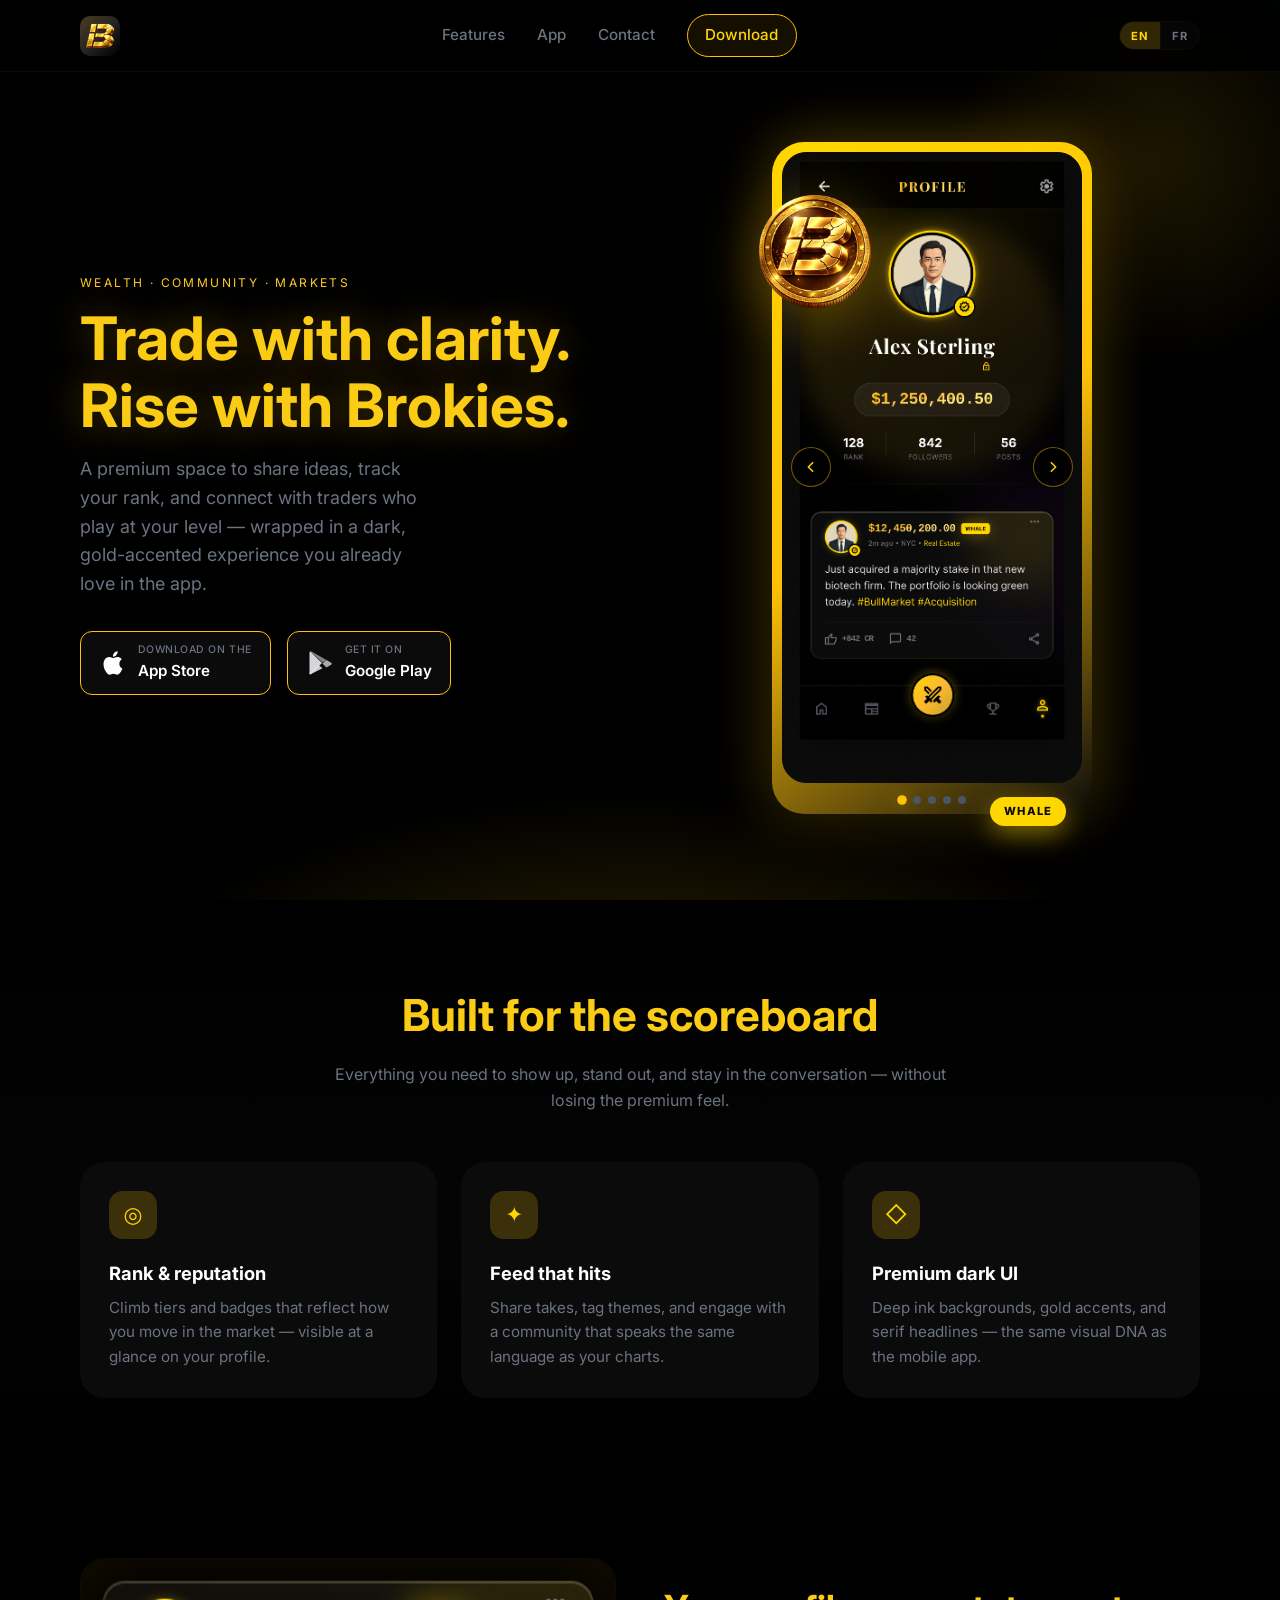
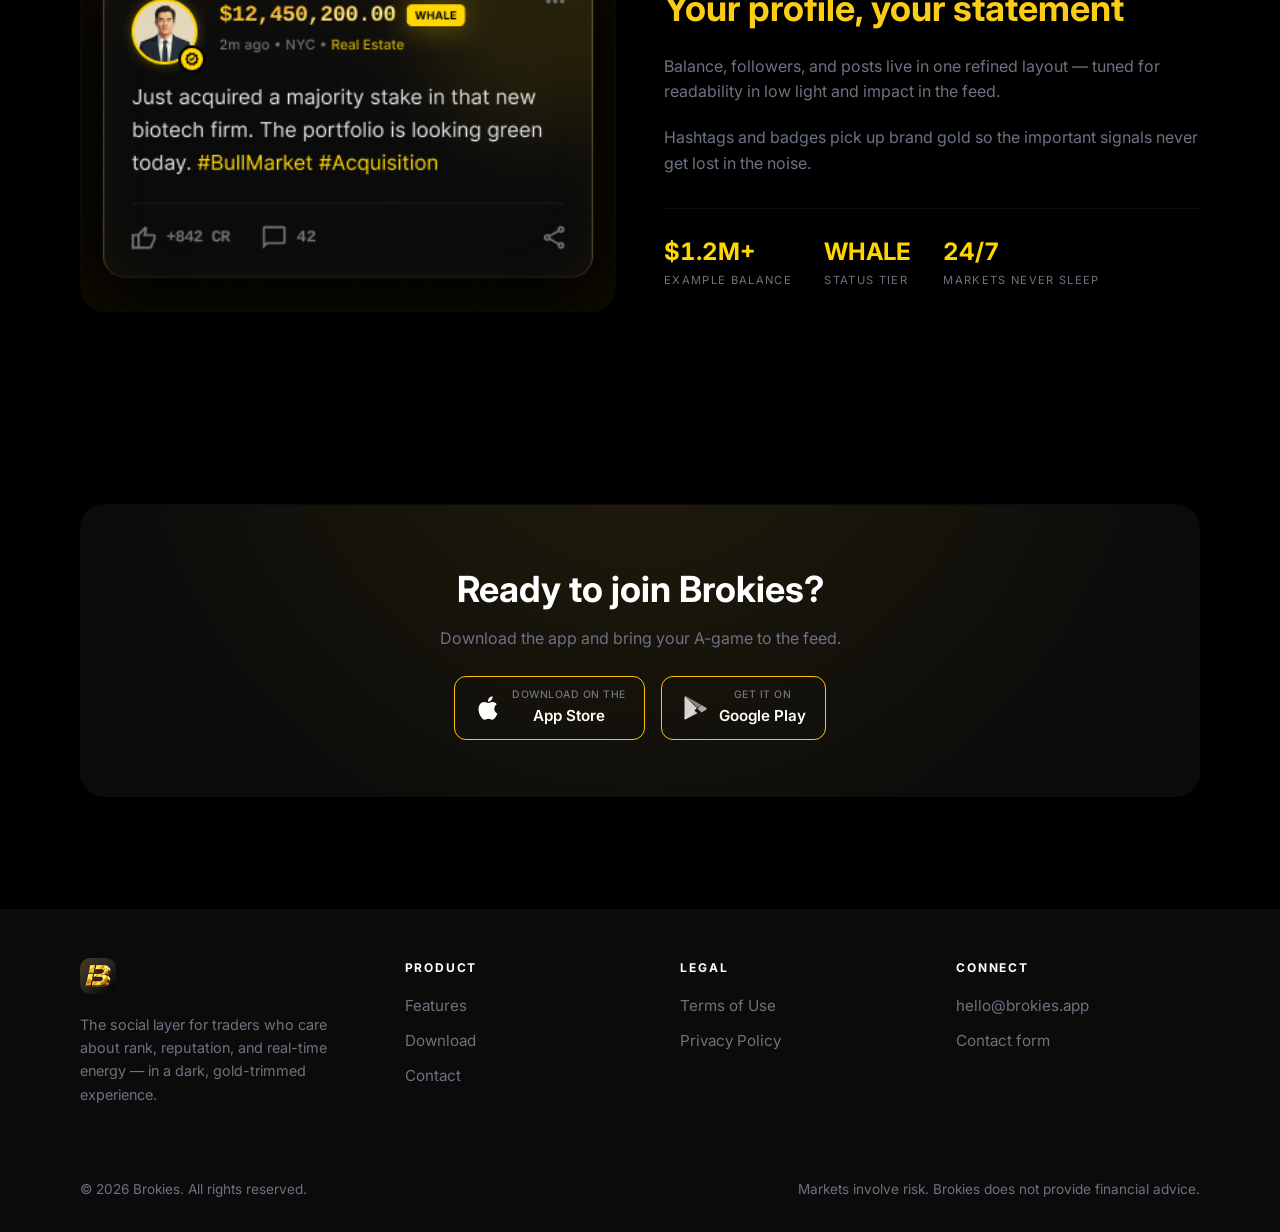
<file: index.html>
<!DOCTYPE html>
<html lang="en">
  <head>
    <meta charset="UTF-8" />
    <meta name="viewport" content="width=device-width, initial-scale=1" />
    <meta
      name="description"
      content="Brokies — trade, rank, and grow with a community built for serious players."
      data-i18n="index.metaDesc"
    />
    <title data-i18n="index.metaTitle">Brokies — Your edge in the market</title>
    <link rel="preconnect" href="https://fonts.googleapis.com" />
    <link rel="preconnect" href="https://fonts.gstatic.com" crossorigin />
    <link
      href="https://fonts.googleapis.com/css2?family=Cormorant+Garamond:ital,wght@0,600;0,700;1,600&family=Inter:ital,wght@0,400;0,500;0,600;0,700;1,400&display=swap"
      rel="stylesheet"
    />
    <link rel="stylesheet" href="css/styles.css" />
  </head>
  <body>
    <div class="globe-layer" aria-hidden="true">
      <img
        class="globe-layer__img globe-layer__img--1"
        src="assets/earth_1.png"
        alt=""
        width="520"
        height="520"
      />
      <img
        class="globe-layer__img globe-layer__img--2"
        src="assets/earth2.png"
        alt=""
        width="420"
        height="420"
      />
      <img
        class="globe-layer__img globe-layer__img--3"
        src="assets/earth3.png"
        alt=""
        width="360"
        height="360"
      />
    </div>
    <header class="site-header">
      <div class="header-inner">
        <a href="index.html" class="logo logo--img" aria-label="Brokies">
          <img src="assets/logo.jpg" alt="" width="160" height="48" />
        </a>
        <nav class="nav-desktop" aria-label="Main">
          <a href="#features" data-i18n="nav.features">Features</a>
          <a href="#screens" data-i18n="nav.app">App</a>
          <a href="contact.html" data-i18n="nav.contact">Contact</a>
          <a class="nav-cta" href="#download" data-i18n="nav.download">Download</a>
        </nav>
        <div class="header-actions">
          <div
            class="lang-switch"
            id="brokies-lang-group"
            role="group"
            aria-label="Language"
          >
            <button
              type="button"
              class="lang-switch__btn is-active"
              data-lang="en"
              aria-pressed="true"
            >
              EN
            </button>
            <button
              type="button"
              class="lang-switch__btn"
              data-lang="fr"
              aria-pressed="false"
            >
              FR
            </button>
          </div>
          <button
            type="button"
            class="nav-toggle"
            aria-label="Open menu"
            aria-expanded="false"
          >
            <span></span>
          </button>
        </div>
      </div>
      <nav class="nav-mobile" aria-label="Mobile">
        <a href="#features" data-i18n="nav.features">Features</a>
        <a href="#screens" data-i18n="nav.app">App</a>
        <a href="contact.html" data-i18n="nav.contact">Contact</a>
        <a href="#download" data-i18n="nav.download">Download</a>
      </nav>
    </header>

    <main>
      <section class="hero" id="download">
        <div id="top"></div>
        <div class="hero__bg" aria-hidden="true"></div>
        <div class="hero__glow" aria-hidden="true"></div>
        <div class="container hero__grid">
          <div>
            <p class="hero__eyebrow" data-i18n="hero.eyebrow">Wealth · Community · Markets</p>
            <h1 data-i18n="hero.h1">Trade with clarity. Rise with Brokies.</h1>
            <p class="hero__lead" data-i18n="hero.lead">
              A premium space to share ideas, track your rank, and connect with
              traders who play at your level — wrapped in a dark, gold-accented
              experience you already love in the app.
            </p>
            <div class="store-row">
              <a
                class="btn-store"
                href="https://apps.apple.com/"
                target="_blank"
                rel="noopener noreferrer"
              >
                <svg viewBox="0 0 24 24" fill="currentColor" aria-hidden="true">
                  <path
                    d="M18.71 19.5c-.83 1.24-1.71 2.45-3.05 2.47-1.34.03-1.77-.79-3.29-.79-1.53 0-2 .77-3.27.82-1.31.05-2.3-1.32-3.14-2.53C4.25 17 2.94 12.45 4.7 9.39c.87-1.52 2.43-2.48 4.12-2.51 1.28-.02 2.5.87 3.29.87.78 0 2.26-1.07 3.81-.91.65.03 2.47.26 3.64 1.98-.09.06-2.17 1.28-2.15 3.81.03 3.02 2.65 4.03 2.68 4.04-.03.07-.42 1.44-1.38 2.83M13 3.5c.73-.83 1.94-1.46 2.94-1.5.13 1.17-.34 2.35-1.04 3.19-.69.85-1.83 1.51-2.95 1.42-.15-1.15.41-2.35 1.05-3.11z"
                  />
                </svg>
                <span>
                  <small data-i18n="store.appSmall">Download on the</small>
                  <strong>App Store</strong>
                </span>
              </a>
              <a
                class="btn-store"
                href="https://play.google.com/store"
                target="_blank"
                rel="noopener noreferrer"
              >
                <svg viewBox="0 0 24 24" aria-hidden="true" class="store-icon-play">
                  <path
                    fill="currentColor"
                    fill-opacity="0.92"
                    d="M3.6 2.2c-.4.2-.6.6-.6 1.1v17.4c0 .5.2.9.6 1.1l10.1-9.8L3.6 2.2z"
                  />
                  <path
                    fill="currentColor"
                    fill-opacity="0.72"
                    d="M14.1 12.5l3.4 3.4 4.1-2.4c.7-.4.7-1.3 0-1.7l-4.1-2.4-3.4 3.1z"
                  />
                  <path
                    fill="currentColor"
                    fill-opacity="0.55"
                    d="M14.1 11.5L10.7 8.4 3.6 2.2c.3-.2.7-.3 1.1-.1l12.8 7.4-3.4 2z"
                  />
                  <path
                    fill="currentColor"
                    fill-opacity="0.88"
                    d="M3.6 21.8c-.4-.2-.6-.6-.6-1.1v-.2l7.7-7.1 3.4 3.1-10.5 5.3z"
                  />
                </svg>
                <span>
                  <small data-i18n="store.googleSmall">Get it on</small>
                  <strong>Google Play</strong>
                </span>
              </a>
            </div>
          </div>
          <div class="hero__visual" id="screens">
            <div class="hero__phone-frame" data-carousel-root>
              <img
                class="hero__coin"
                src="assets/coin.png"
                alt=""
                width="224"
                height="224"
              />
              <div class="hero__phone-inner">
                <div class="carousel" data-carousel aria-roledescription="carousel">
                  <div class="carousel__viewport">
                    <div class="carousel__track">
                      <div class="carousel__slide">
                        <img
                          src="assets/screenshot1.png"
                          alt=""
                          data-i18n="hero.imgAlt"
                          width="720"
                          height="1520"
                          loading="eager"
                        />
                      </div>
                      <div class="carousel__slide">
                        <img
                          src="assets/screenshot2.png"
                          alt=""
                          data-i18n="hero.imgAlt"
                          width="720"
                          height="1520"
                          loading="lazy"
                        />
                      </div>
                      <div class="carousel__slide">
                        <img
                          src="assets/screenshot3.png"
                          alt=""
                          data-i18n="hero.imgAlt"
                          width="720"
                          height="1520"
                          loading="lazy"
                        />
                      </div>
                      <div class="carousel__slide">
                        <img
                          src="assets/screenshot4.png"
                          alt=""
                          data-i18n="hero.imgAlt"
                          width="720"
                          height="1520"
                          loading="lazy"
                        />
                      </div>
                      <div class="carousel__slide">
                        <img
                          src="assets/screenshot5.png"
                          alt=""
                          data-i18n="hero.imgAlt"
                          width="720"
                          height="1520"
                          loading="lazy"
                        />
                      </div>
                    </div>
                  </div>
                  <button
                    type="button"
                    class="carousel__arrow carousel__arrow--prev"
                    data-carousel-prev
                    data-i18n-aria="carousel.prev"
                    aria-label="Previous screenshot"
                  >
                    <svg viewBox="0 0 24 24" aria-hidden="true" focusable="false">
                      <path
                        d="M14.5 5.5L8 12l6.5 6.5"
                        fill="none"
                        stroke="currentColor"
                        stroke-width="2.25"
                        stroke-linecap="round"
                        stroke-linejoin="round"
                      />
                    </svg>
                  </button>
                  <button
                    type="button"
                    class="carousel__arrow carousel__arrow--next"
                    data-carousel-next
                    data-i18n-aria="carousel.next"
                    aria-label="Next screenshot"
                  >
                    <svg viewBox="0 0 24 24" aria-hidden="true" focusable="false">
                      <path
                        d="M9.5 5.5L16 12l-6.5 6.5"
                        fill="none"
                        stroke="currentColor"
                        stroke-width="2.25"
                        stroke-linecap="round"
                        stroke-linejoin="round"
                      />
                    </svg>
                  </button>
                </div>
              </div>
              <div class="carousel__dots" data-carousel-dots></div>
              <span class="hero__badge" data-i18n="hero.badge">Whale</span>
            </div>
          </div>
        </div>
      </section>

      <section class="section section--alt" id="features">
        <div class="container">
          <div class="section__head reveal">
            <h2 data-i18n="features.h2">Built for the scoreboard</h2>
            <p data-i18n="features.lead">
              Everything you need to show up, stand out, and stay in the
              conversation — without losing the premium feel.
            </p>
          </div>
          <div class="features">
            <article class="feature-card reveal">
              <div class="feature-card__icon" aria-hidden="true">◎</div>
              <h3 data-i18n="feat1.h">Rank &amp; reputation</h3>
              <p data-i18n="feat1.p">
                Climb tiers and badges that reflect how you move in the market —
                visible at a glance on your profile.
              </p>
            </article>
            <article class="feature-card reveal">
              <div class="feature-card__icon" aria-hidden="true">✦</div>
              <h3 data-i18n="feat2.h">Feed that hits</h3>
              <p data-i18n="feat2.p">
                Share takes, tag themes, and engage with a community that speaks
                the same language as your charts.
              </p>
            </article>
            <article class="feature-card reveal">
              <div class="feature-card__icon" aria-hidden="true">◇</div>
              <h3 data-i18n="feat3.h">Premium dark UI</h3>
              <p data-i18n="feat3.p">
                Deep ink backgrounds, gold accents, and serif headlines — the
                same visual DNA as the mobile app.
              </p>
            </article>
          </div>
        </div>
      </section>

      <section class="section" id="showcase">
        <div class="container showcase">
          <div class="showcase__img-wrap reveal">
            <img
              src="assets/post_card.png"
              alt="Brokies feed card"
              data-i18n="showcase.cardAlt"
              width="900"
              height="1200"
              loading="lazy"
            />
          </div>
          <div class="showcase__content reveal">
            <h2 data-i18n="showcase.h2">Your profile, your statement</h2>
            <p data-i18n="showcase.p1">
              Balance, followers, and posts live in one refined layout — tuned
              for readability in low light and impact in the feed.
            </p>
            <p data-i18n="showcase.p2">
              Hashtags and badges pick up brand gold so the important signals
              never get lost in the noise.
            </p>
            <div class="stat-row">
              <div class="stat">
                <div class="stat__value">$1.2M+</div>
                <div class="stat__label" data-i18n="showcase.stat1">Example balance</div>
              </div>
              <div class="stat">
                <div class="stat__value">WHALE</div>
                <div class="stat__label" data-i18n="showcase.stat2">Status tier</div>
              </div>
              <div class="stat">
                <div class="stat__value">24/7</div>
                <div class="stat__label" data-i18n="showcase.stat3">Markets never sleep</div>
              </div>
            </div>
          </div>
        </div>
      </section>

      <section class="section">
        <div class="container">
          <div class="cta-band reveal">
            <h2 data-i18n="cta.h2">Ready to join Brokies?</h2>
            <p data-i18n="cta.p">Download the app and bring your A-game to the feed.</p>
            <div class="store-row">
              <a
                class="btn-store"
                href="https://apps.apple.com/"
                target="_blank"
                rel="noopener noreferrer"
              >
                <svg viewBox="0 0 24 24" fill="currentColor" aria-hidden="true">
                  <path
                    d="M18.71 19.5c-.83 1.24-1.71 2.45-3.05 2.47-1.34.03-1.77-.79-3.29-.79-1.53 0-2 .77-3.27.82-1.31.05-2.3-1.32-3.14-2.53C4.25 17 2.94 12.45 4.7 9.39c.87-1.52 2.43-2.48 4.12-2.51 1.28-.02 2.5.87 3.29.87.78 0 2.26-1.07 3.81-.91.65.03 2.47.26 3.64 1.98-.09.06-2.17 1.28-2.15 3.81.03 3.02 2.65 4.03 2.68 4.04-.03.07-.42 1.44-1.38 2.83M13 3.5c.73-.83 1.94-1.46 2.94-1.5.13 1.17-.34 2.35-1.04 3.19-.69.85-1.83 1.51-2.95 1.42-.15-1.15.41-2.35 1.05-3.11z"
                  />
                </svg>
                <span>
                  <small data-i18n="store.appSmall">Download on the</small>
                  <strong>App Store</strong>
                </span>
              </a>
              <a
                class="btn-store"
                href="https://play.google.com/store"
                target="_blank"
                rel="noopener noreferrer"
              >
                <svg viewBox="0 0 24 24" aria-hidden="true" class="store-icon-play">
                  <path
                    fill="currentColor"
                    fill-opacity="0.92"
                    d="M3.6 2.2c-.4.2-.6.6-.6 1.1v17.4c0 .5.2.9.6 1.1l10.1-9.8L3.6 2.2z"
                  />
                  <path
                    fill="currentColor"
                    fill-opacity="0.72"
                    d="M14.1 12.5l3.4 3.4 4.1-2.4c.7-.4.7-1.3 0-1.7l-4.1-2.4-3.4 3.1z"
                  />
                  <path
                    fill="currentColor"
                    fill-opacity="0.55"
                    d="M14.1 11.5L10.7 8.4 3.6 2.2c.3-.2.7-.3 1.1-.1l12.8 7.4-3.4 2z"
                  />
                  <path
                    fill="currentColor"
                    fill-opacity="0.88"
                    d="M3.6 21.8c-.4-.2-.6-.6-.6-1.1v-.2l7.7-7.1 3.4 3.1-10.5 5.3z"
                  />
                </svg>
                <span>
                  <small data-i18n="store.googleSmall">Get it on</small>
                  <strong>Google Play</strong>
                </span>
              </a>
            </div>
          </div>
        </div>
      </section>
    </main>

    <footer class="site-footer">
      <div class="container footer-grid">
        <div class="footer-brand">
          <a href="index.html" class="logo logo--img logo--footer" aria-label="Brokies">
            <img src="assets/logo.jpg" alt="" width="140" height="42" />
          </a>
          <p data-i18n="footer.tagline">
            The social layer for traders who care about rank, reputation, and
            real-time energy — in a dark, gold-trimmed experience.
          </p>
        </div>
        <div class="footer-col">
          <h4 data-i18n="footer.colProduct">Product</h4>
          <ul>
            <li><a href="#features" data-i18n="nav.features">Features</a></li>
            <li><a href="#download" data-i18n="nav.download">Download</a></li>
            <li><a href="contact.html" data-i18n="nav.contact">Contact</a></li>
          </ul>
        </div>
        <div class="footer-col">
          <h4 data-i18n="footer.colLegal">Legal</h4>
          <ul>
            <li><a href="terms.html" data-i18n="terms.h1">Terms of Use</a></li>
            <li><a href="privacy.html" data-i18n="privacy.h1">Privacy Policy</a></li>
          </ul>
        </div>
        <div class="footer-col">
          <h4 data-i18n="footer.colConnect">Connect</h4>
          <ul>
            <li><a href="mailto:hello@brokies.app">hello@brokies.app</a></li>
            <li><a href="contact.html" data-i18n="footer.contactForm">Contact form</a></li>
          </ul>
        </div>
      </div>
      <div class="container footer-bottom">
        <span
          >&copy; <span id="year"></span> Brokies.
          <span data-i18n="footer.rights">All rights reserved.</span></span
        >
        <span data-i18n="footer.disclaimer"
          >Markets involve risk. Brokies does not provide financial advice.</span
        >
      </div>
    </footer>

    <script src="js/i18n.js"></script>
    <script src="js/main.js"></script>
    <script>
      document.getElementById("year").textContent = new Date().getFullYear();
    </script>
  </body>
</html>
</file>
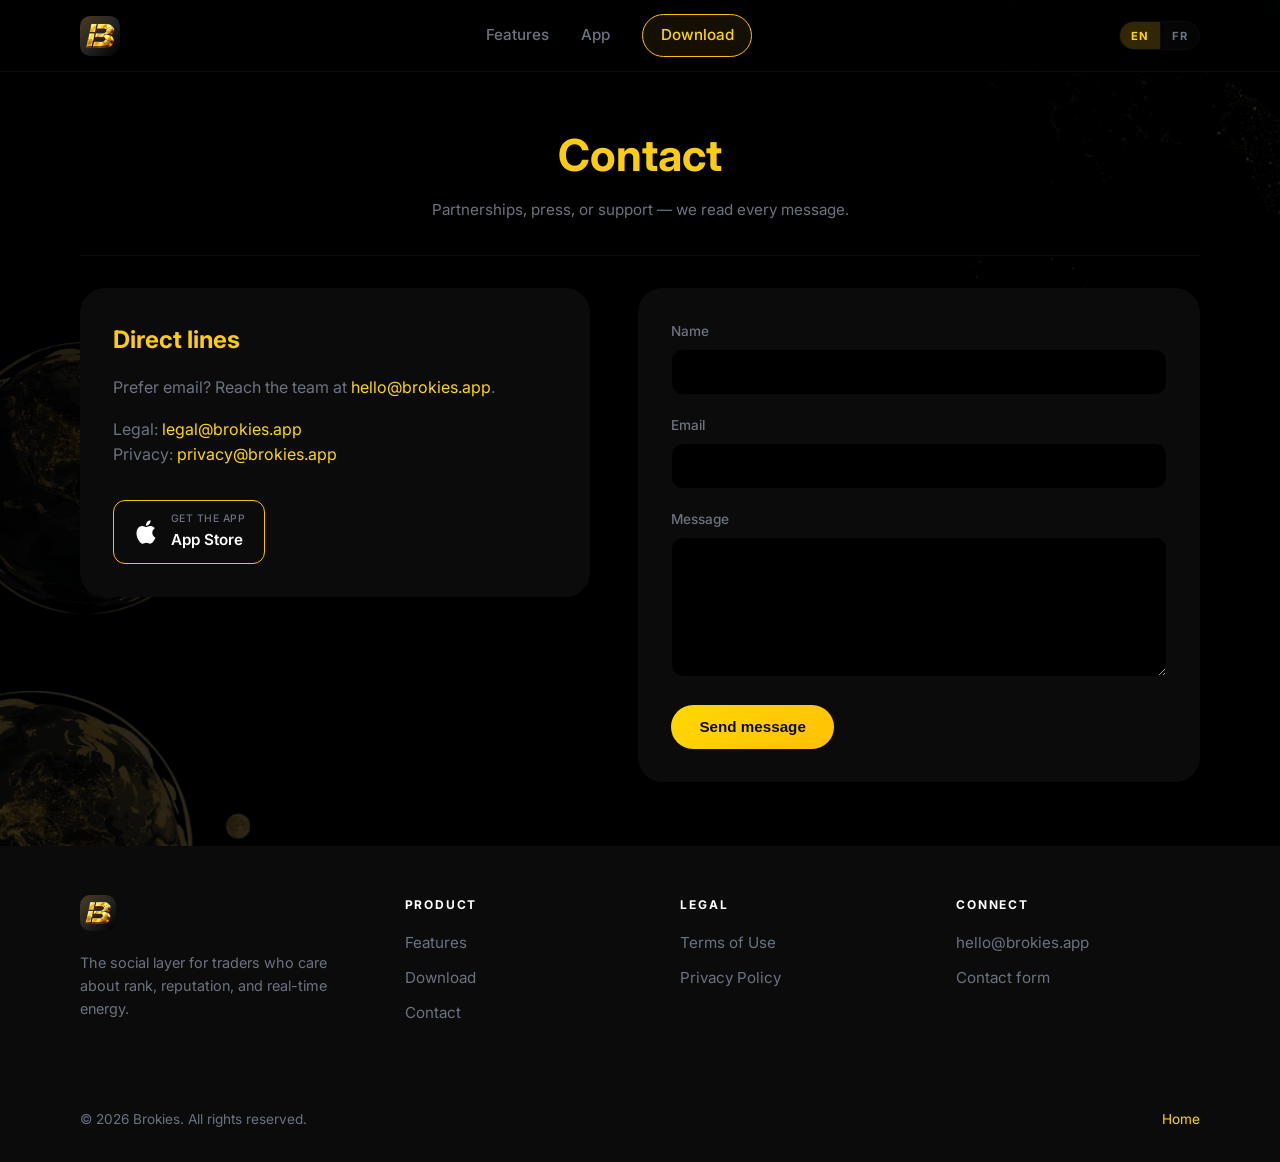
<file: contact.html>
<!DOCTYPE html>
<html lang="en">
  <head>
    <meta charset="UTF-8" />
    <meta name="viewport" content="width=device-width, initial-scale=1" />
    <meta
      name="description"
      content="Contact Brokies"
      data-i18n="contact.metaDesc"
    />
    <title data-i18n="contact.metaTitle">Contact — Brokies</title>
    <link rel="preconnect" href="https://fonts.googleapis.com" />
    <link rel="preconnect" href="https://fonts.gstatic.com" crossorigin />
    <link
      href="https://fonts.googleapis.com/css2?family=Cormorant+Garamond:ital,wght@0,600;0,700;1,600&family=Inter:ital,wght@0,400;0,500;0,600;0,700;1,400&display=swap"
      rel="stylesheet"
    />
    <link rel="stylesheet" href="css/styles.css" />
  </head>
  <body>
    <div class="globe-layer" aria-hidden="true">
      <img class="globe-layer__img globe-layer__img--1" src="assets/earth_1.png" alt="" width="520" height="520" />
      <img class="globe-layer__img globe-layer__img--2" src="assets/earth2.png" alt="" width="420" height="420" />
      <img class="globe-layer__img globe-layer__img--3" src="assets/earth3.png" alt="" width="360" height="360" />
    </div>
    <header class="site-header">
      <div class="header-inner">
        <a href="index.html" class="logo logo--img" aria-label="Brokies">
          <img src="assets/logo.jpg" alt="" width="160" height="48" />
        </a>
        <nav class="nav-desktop" aria-label="Main">
          <a href="index.html#features" data-i18n="nav.features">Features</a>
          <a href="index.html#screens" data-i18n="nav.app">App</a>
          <a class="nav-cta" href="index.html#download" data-i18n="nav.download">Download</a>
        </nav>
        <div class="header-actions">
          <div
            class="lang-switch"
            id="brokies-lang-group"
            role="group"
            aria-label="Language"
          >
            <button
              type="button"
              class="lang-switch__btn is-active"
              data-lang="en"
              aria-pressed="true"
            >
              EN
            </button>
            <button
              type="button"
              class="lang-switch__btn"
              data-lang="fr"
              aria-pressed="false"
            >
              FR
            </button>
          </div>
          <button
            type="button"
            class="nav-toggle"
            aria-label="Open menu"
            aria-expanded="false"
          >
            <span></span>
          </button>
        </div>
      </div>
      <nav class="nav-mobile" aria-label="Mobile">
        <a href="index.html#features" data-i18n="nav.features">Features</a>
        <a href="index.html#screens" data-i18n="nav.app">App</a>
        <a href="index.html#download" data-i18n="nav.download">Download</a>
      </nav>
    </header>

    <main>
      <div class="container page-hero">
        <h1 data-i18n="contact.h1">Contact</h1>
        <p data-i18n="contact.sub">
          Partnerships, press, or support — we read every message.
        </p>
      </div>

      <div class="container contact-layout">
        <div class="contact-card reveal">
          <h2 class="contact-card-title" data-i18n="contact.h2direct">Direct lines</h2>
          <p class="contact-card-text" data-i18n="contact.p1" data-i18n-html="true">
            Prefer email? Reach the team at
            <a href="mailto:hello@brokies.app">hello@brokies.app</a>.
          </p>
          <p class="contact-card-text" data-i18n="contact.p2" data-i18n-html="true">
            Legal:
            <a href="mailto:legal@brokies.app">legal@brokies.app</a><br />Privacy:
            <a href="mailto:privacy@brokies.app">privacy@brokies.app</a>
          </p>
          <div class="contact-store-wrap">
            <a href="index.html#download" class="btn-store">
              <svg viewBox="0 0 24 24" fill="currentColor" width="28" height="28" aria-hidden="true">
                <path
                  d="M18.71 19.5c-.83 1.24-1.71 2.45-3.05 2.47-1.34.03-1.77-.79-3.29-.79-1.53 0-2 .77-3.27.82-1.31.05-2.3-1.32-3.14-2.53C4.25 17 2.94 12.45 4.7 9.39c.87-1.52 2.43-2.48 4.12-2.51 1.28-.02 2.5.87 3.29.87.78 0 2.26-1.07 3.81-.91.65.03 2.47.26 3.64 1.98-.09.06-2.17 1.28-2.15 3.81.03 3.02 2.65 4.03 2.68 4.04-.03.07-.42 1.44-1.38 2.83M13 3.5c.73-.83 1.94-1.46 2.94-1.5.13 1.17-.34 2.35-1.04 3.19-.69.85-1.83 1.51-2.95 1.42-.15-1.15.41-2.35 1.05-3.11z"
                />
              </svg>
              <span>
                <small data-i18n="contact.storeSmall">Get the app</small>
                <strong>App Store</strong>
              </span>
            </a>
          </div>
        </div>

        <div class="contact-card reveal">
          <form id="contact-form" novalidate>
            <div class="form-group">
              <label for="name" data-i18n="form.labelName">Name</label>
              <input
                type="text"
                id="name"
                name="name"
                autocomplete="name"
                required
              />
            </div>
            <div class="form-group">
              <label for="email" data-i18n="form.labelEmail">Email</label>
              <input
                type="email"
                id="email"
                name="email"
                autocomplete="email"
                required
              />
            </div>
            <div class="form-group">
              <label for="message" data-i18n="form.labelMessage">Message</label>
              <textarea id="message" name="message" required></textarea>
            </div>
            <button type="submit" class="btn-primary" data-i18n="form.submit">
              Send message
            </button>
            <p id="form-success" class="form-message" role="status"></p>
            <p id="form-error" class="form-message" role="alert"></p>
          </form>
        </div>
      </div>
    </main>

    <footer class="site-footer">
      <div class="container footer-grid">
        <div class="footer-brand">
          <a href="index.html" class="logo logo--img logo--footer" aria-label="Brokies">
            <img src="assets/logo.jpg" alt="" width="140" height="42" />
          </a>
          <p data-i18n="footer.taglineShort">
            The social layer for traders who care about rank, reputation, and
            real-time energy.
          </p>
        </div>
        <div class="footer-col">
          <h4 data-i18n="footer.colProduct">Product</h4>
          <ul>
            <li><a href="index.html#features" data-i18n="nav.features">Features</a></li>
            <li><a href="index.html#download" data-i18n="nav.download">Download</a></li>
            <li><a href="contact.html" data-i18n="nav.contact">Contact</a></li>
          </ul>
        </div>
        <div class="footer-col">
          <h4 data-i18n="footer.colLegal">Legal</h4>
          <ul>
            <li><a href="terms.html" data-i18n="terms.h1">Terms of Use</a></li>
            <li><a href="privacy.html" data-i18n="privacy.h1">Privacy Policy</a></li>
          </ul>
        </div>
        <div class="footer-col">
          <h4 data-i18n="footer.colConnect">Connect</h4>
          <ul>
            <li><a href="mailto:hello@brokies.app">hello@brokies.app</a></li>
            <li><a href="contact.html" data-i18n="footer.contactForm">Contact form</a></li>
          </ul>
        </div>
      </div>
      <div class="container footer-bottom">
        <span
          >&copy; <span id="year"></span> Brokies.
          <span data-i18n="footer.rights">All rights reserved.</span></span
        >
        <span><a href="index.html" data-i18n="footer.home">Home</a></span>
      </div>
    </footer>

    <script src="js/i18n.js"></script>
    <script src="js/main.js"></script>
    <script>
      document.getElementById("year").textContent = new Date().getFullYear();
    </script>
  </body>
</html>
</file>
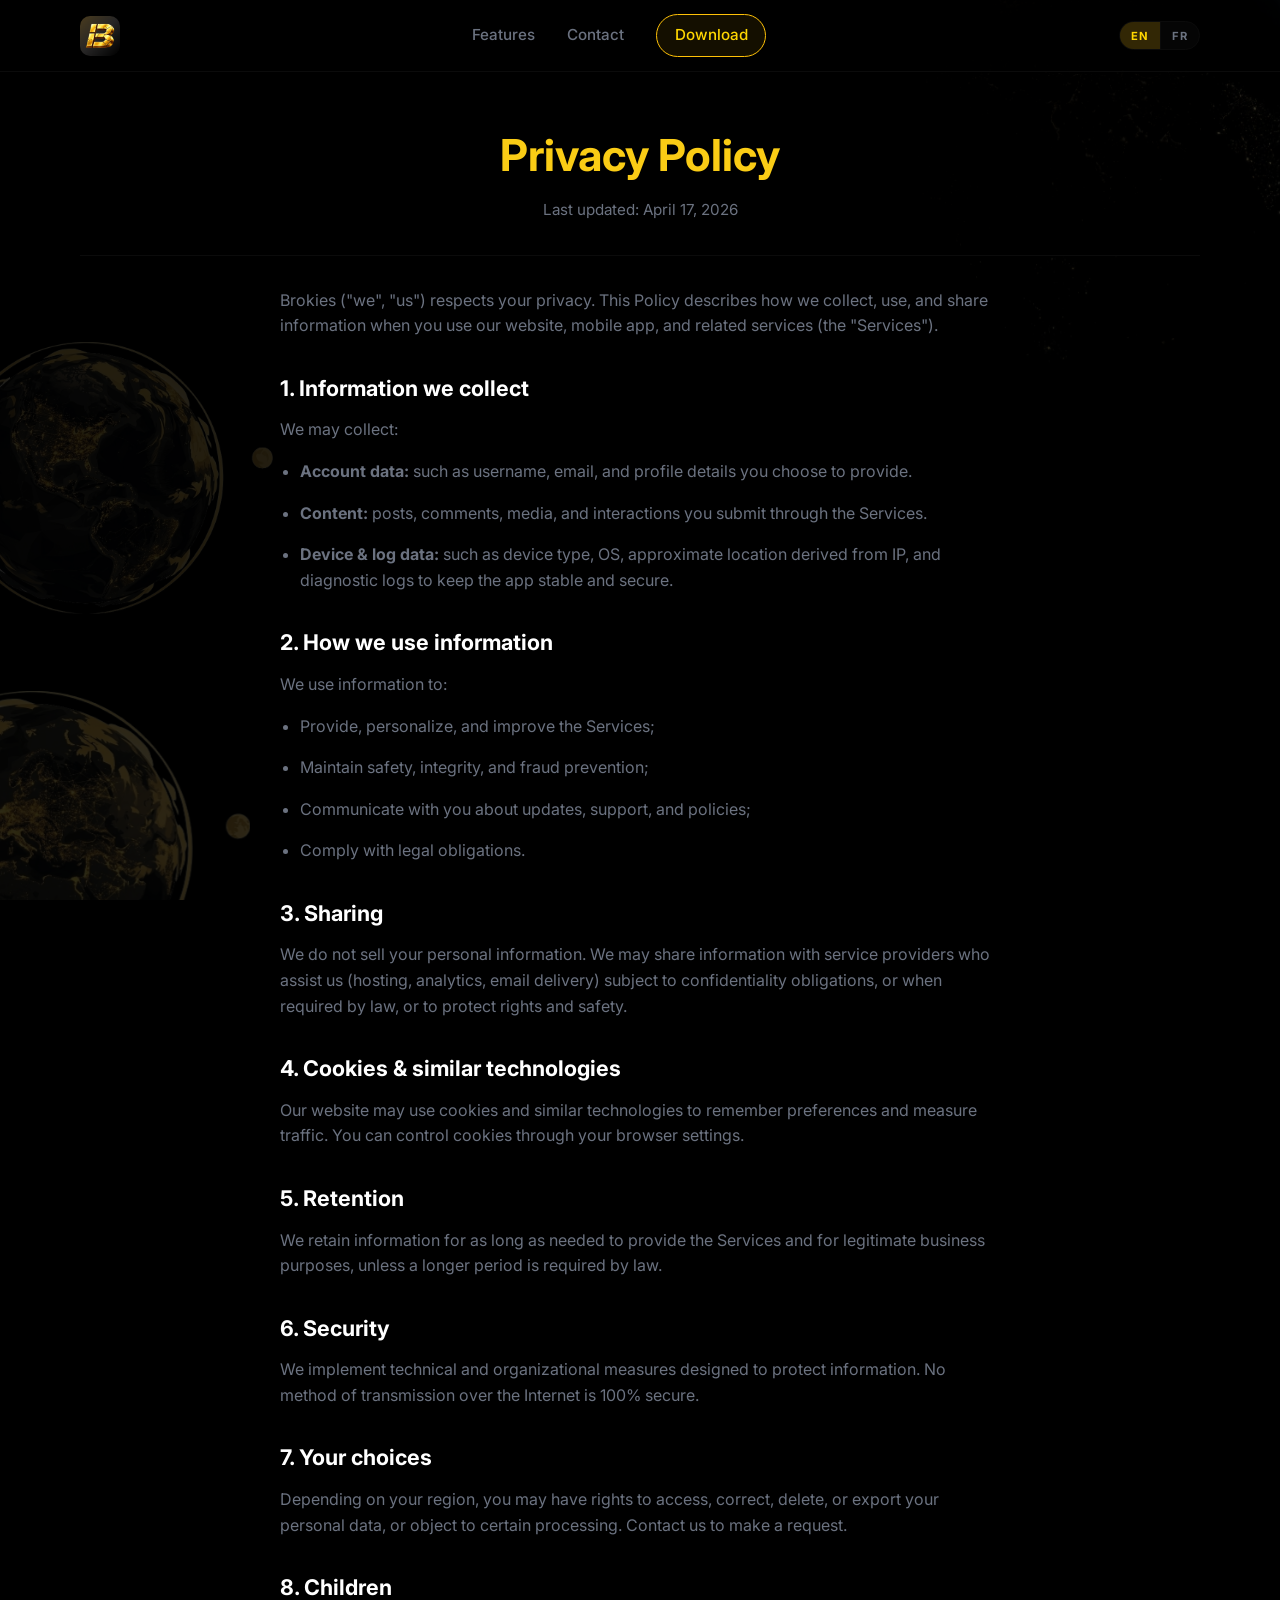
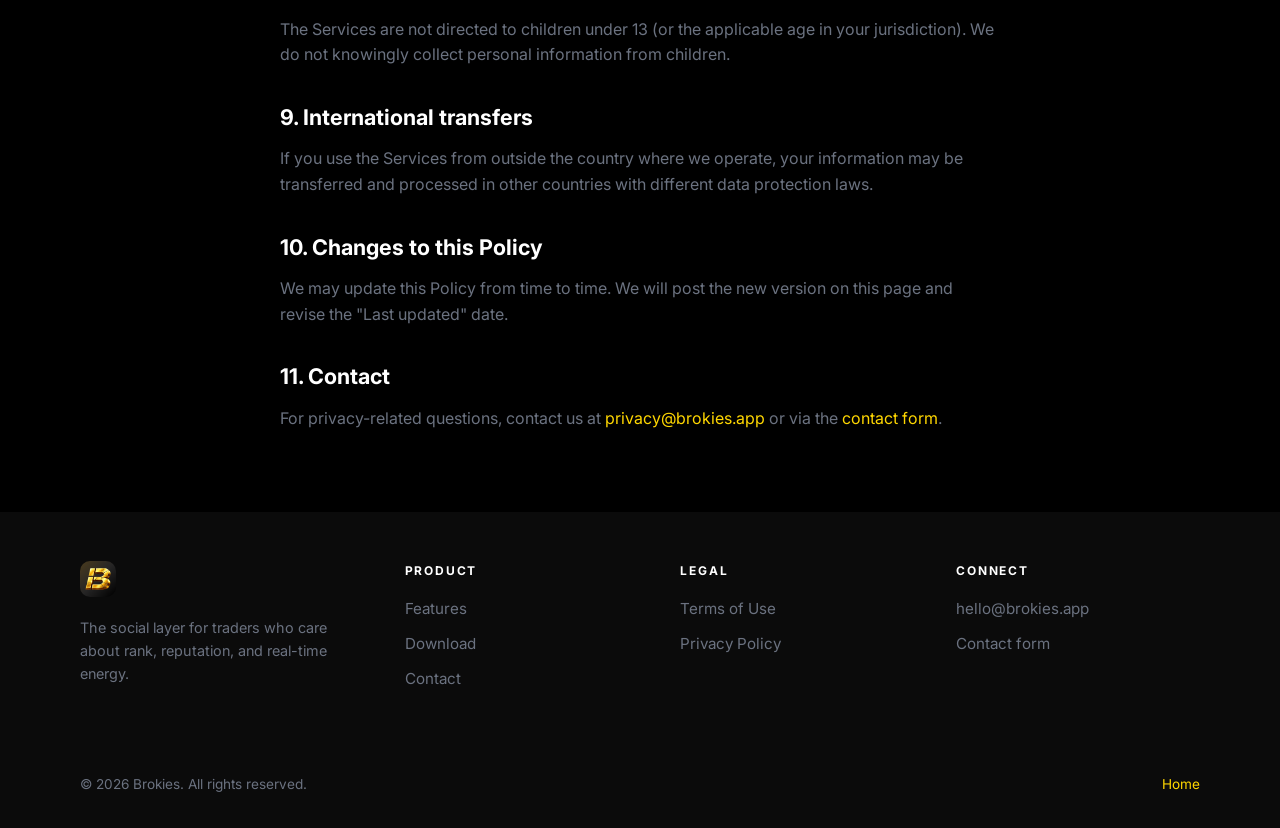
<file: privacy.html>
<!DOCTYPE html>
<html lang="en">
  <head>
    <meta charset="UTF-8" />
    <meta name="viewport" content="width=device-width, initial-scale=1" />
    <meta
      name="description"
      content="Brokies Privacy Policy"
      data-i18n="privacy.metaDesc"
    />
    <title data-i18n="privacy.metaTitle">Privacy Policy — Brokies</title>
    <link rel="preconnect" href="https://fonts.googleapis.com" />
    <link rel="preconnect" href="https://fonts.gstatic.com" crossorigin />
    <link
      href="https://fonts.googleapis.com/css2?family=Cormorant+Garamond:ital,wght@0,600;0,700;1,600&family=Inter:ital,wght@0,400;0,500;0,600;0,700;1,400&display=swap"
      rel="stylesheet"
    />
    <link rel="stylesheet" href="css/styles.css" />
  </head>
  <body>
    <div class="globe-layer" aria-hidden="true">
      <img class="globe-layer__img globe-layer__img--1" src="assets/earth_1.png" alt="" width="520" height="520" />
      <img class="globe-layer__img globe-layer__img--2" src="assets/earth2.png" alt="" width="420" height="420" />
      <img class="globe-layer__img globe-layer__img--3" src="assets/earth3.png" alt="" width="360" height="360" />
    </div>
    <header class="site-header">
      <div class="header-inner">
        <a href="index.html" class="logo logo--img" aria-label="Brokies">
          <img src="assets/logo.jpg" alt="" width="160" height="48" />
        </a>
        <nav class="nav-desktop" aria-label="Main">
          <a href="index.html#features" data-i18n="nav.features">Features</a>
          <a href="contact.html" data-i18n="nav.contact">Contact</a>
          <a class="nav-cta" href="index.html#download" data-i18n="nav.download">Download</a>
        </nav>
        <div class="header-actions">
          <div
            class="lang-switch"
            id="brokies-lang-group"
            role="group"
            aria-label="Language"
          >
            <button
              type="button"
              class="lang-switch__btn is-active"
              data-lang="en"
              aria-pressed="true"
            >
              EN
            </button>
            <button
              type="button"
              class="lang-switch__btn"
              data-lang="fr"
              aria-pressed="false"
            >
              FR
            </button>
          </div>
          <button
            type="button"
            class="nav-toggle"
            aria-label="Open menu"
            aria-expanded="false"
          >
            <span></span>
          </button>
        </div>
      </div>
      <nav class="nav-mobile" aria-label="Mobile">
        <a href="index.html#features" data-i18n="nav.features">Features</a>
        <a href="contact.html" data-i18n="nav.contact">Contact</a>
        <a href="index.html#download" data-i18n="nav.download">Download</a>
      </nav>
    </header>

    <main>
      <div class="container page-hero">
        <h1 data-i18n="privacy.h1">Privacy Policy</h1>
        <p data-i18n="privacy.updated">Last updated: April 17, 2026</p>
      </div>
      <article class="container prose">
        <p data-i18n="privacy.intro">
          Brokies (“we”, “us”) respects your privacy. This Policy describes how
          we collect, use, and share information when you use our website, mobile
          app, and related services (the “Services”).
        </p>

        <h2 data-i18n="privacy.s1h">1. Information we collect</h2>
        <p data-i18n="privacy.s1lead">We may collect:</p>
        <ul>
          <li data-i18n="privacy.s1li1" data-i18n-html="true">
            <strong>Account data:</strong> such as username, email, and profile
            details you choose to provide.
          </li>
          <li data-i18n="privacy.s1li2" data-i18n-html="true">
            <strong>Content:</strong> posts, comments, media, and interactions you
            submit through the Services.
          </li>
          <li data-i18n="privacy.s1li3" data-i18n-html="true">
            <strong>Device &amp; log data:</strong> such as device type, OS,
            approximate location derived from IP, and diagnostic logs to keep the
            app stable and secure.
          </li>
        </ul>

        <h2 data-i18n="privacy.s2h">2. How we use information</h2>
        <p data-i18n="privacy.s2lead">We use information to:</p>
        <ul>
          <li data-i18n="privacy.s2li1">Provide, personalize, and improve the Services;</li>
          <li data-i18n="privacy.s2li2">Maintain safety, integrity, and fraud prevention;</li>
          <li data-i18n="privacy.s2li3">Communicate with you about updates, support, and policies;</li>
          <li data-i18n="privacy.s2li4">Comply with legal obligations.</li>
        </ul>

        <h2 data-i18n="privacy.s3h">3. Sharing</h2>
        <p data-i18n="privacy.s3p">
          We do not sell your personal information. We may share information with
          service providers who assist us (hosting, analytics, email delivery)
          subject to confidentiality obligations, or when required by law, or to
          protect rights and safety.
        </p>

        <h2 data-i18n="privacy.s4h">4. Cookies &amp; similar technologies</h2>
        <p data-i18n="privacy.s4p">
          Our website may use cookies and similar technologies to remember
          preferences and measure traffic. You can control cookies through your
          browser settings.
        </p>

        <h2 data-i18n="privacy.s5h">5. Retention</h2>
        <p data-i18n="privacy.s5p">
          We retain information for as long as needed to provide the Services and
          for legitimate business purposes, unless a longer period is required by
          law.
        </p>

        <h2 data-i18n="privacy.s6h">6. Security</h2>
        <p data-i18n="privacy.s6p">
          We implement technical and organizational measures designed to protect
          information. No method of transmission over the Internet is 100% secure.
        </p>

        <h2 data-i18n="privacy.s7h">7. Your choices</h2>
        <p data-i18n="privacy.s7p">
          Depending on your region, you may have rights to access, correct,
          delete, or export your personal data, or object to certain processing.
          Contact us to make a request.
        </p>

        <h2 data-i18n="privacy.s8h">8. Children</h2>
        <p data-i18n="privacy.s8p">
          The Services are not directed to children under 13 (or the applicable
          age in your jurisdiction). We do not knowingly collect personal
          information from children.
        </p>

        <h2 data-i18n="privacy.s9h">9. International transfers</h2>
        <p data-i18n="privacy.s9p">
          If you use the Services from outside the country where we operate, your
          information may be transferred and processed in other countries with
          different data protection laws.
        </p>

        <h2 data-i18n="privacy.s10h">10. Changes to this Policy</h2>
        <p data-i18n="privacy.s10p">
          We may update this Policy from time to time. We will post the new
          version on this page and revise the “Last updated” date.
        </p>

        <h2 data-i18n="privacy.s11h">11. Contact</h2>
        <p data-i18n="privacy.s11p" data-i18n-html="true">
          For privacy-related questions, contact us at
          <a href="mailto:privacy@brokies.app">privacy@brokies.app</a> or via the
          <a href="contact.html">contact form</a>.
        </p>
      </article>
    </main>

    <footer class="site-footer">
      <div class="container footer-grid">
        <div class="footer-brand">
          <a href="index.html" class="logo logo--img logo--footer" aria-label="Brokies">
            <img src="assets/logo.jpg" alt="" width="140" height="42" />
          </a>
          <p data-i18n="footer.taglineShort">
            The social layer for traders who care about rank, reputation, and
            real-time energy.
          </p>
        </div>
        <div class="footer-col">
          <h4 data-i18n="footer.colProduct">Product</h4>
          <ul>
            <li><a href="index.html#features" data-i18n="nav.features">Features</a></li>
            <li><a href="index.html#download" data-i18n="nav.download">Download</a></li>
            <li><a href="contact.html" data-i18n="nav.contact">Contact</a></li>
          </ul>
        </div>
        <div class="footer-col">
          <h4 data-i18n="footer.colLegal">Legal</h4>
          <ul>
            <li><a href="terms.html" data-i18n="terms.h1">Terms of Use</a></li>
            <li><a href="privacy.html" data-i18n="privacy.h1">Privacy Policy</a></li>
          </ul>
        </div>
        <div class="footer-col">
          <h4 data-i18n="footer.colConnect">Connect</h4>
          <ul>
            <li><a href="mailto:hello@brokies.app">hello@brokies.app</a></li>
            <li><a href="contact.html" data-i18n="footer.contactForm">Contact form</a></li>
          </ul>
        </div>
      </div>
      <div class="container footer-bottom">
        <span
          >&copy; <span id="year"></span> Brokies.
          <span data-i18n="footer.rights">All rights reserved.</span></span
        >
        <span><a href="index.html" data-i18n="footer.home">Home</a></span>
      </div>
    </footer>

    <script src="js/i18n.js"></script>
    <script src="js/main.js"></script>
    <script>
      document.getElementById("year").textContent = new Date().getFullYear();
    </script>
  </body>
</html>
</file>
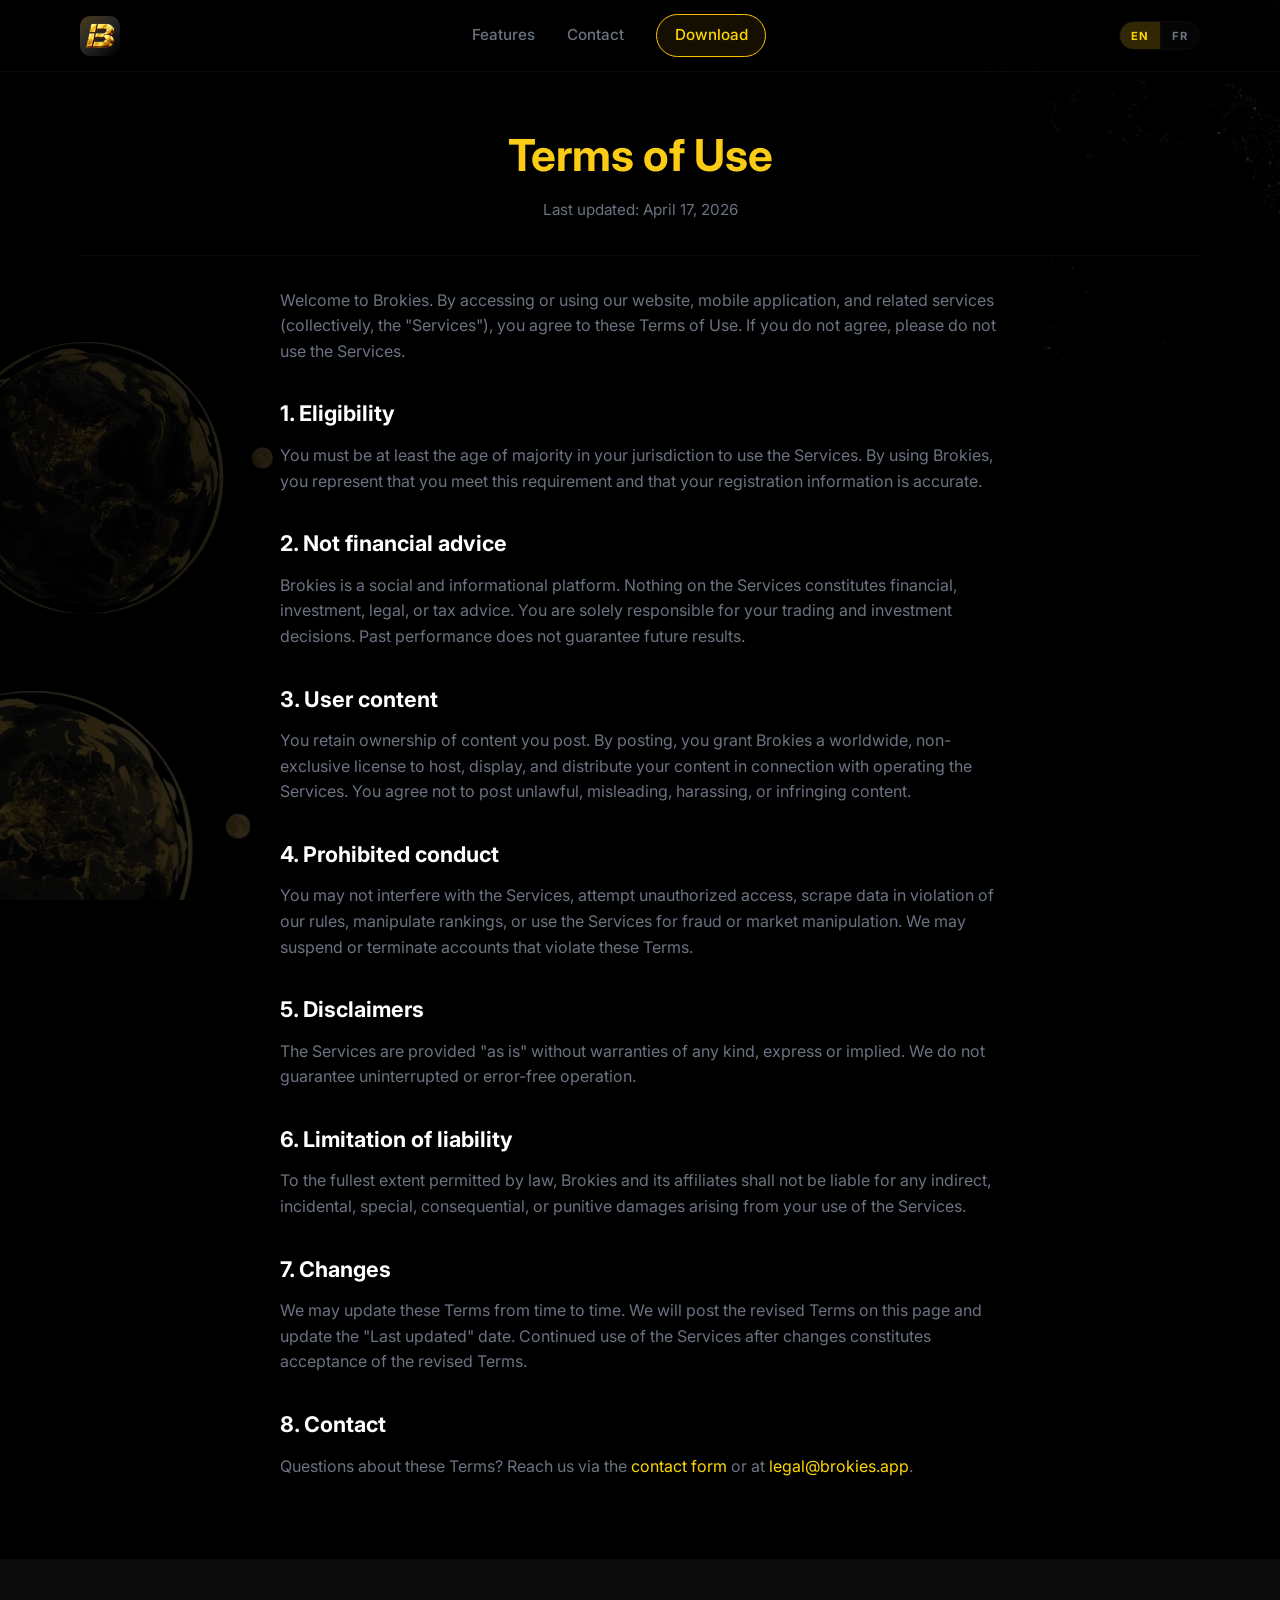
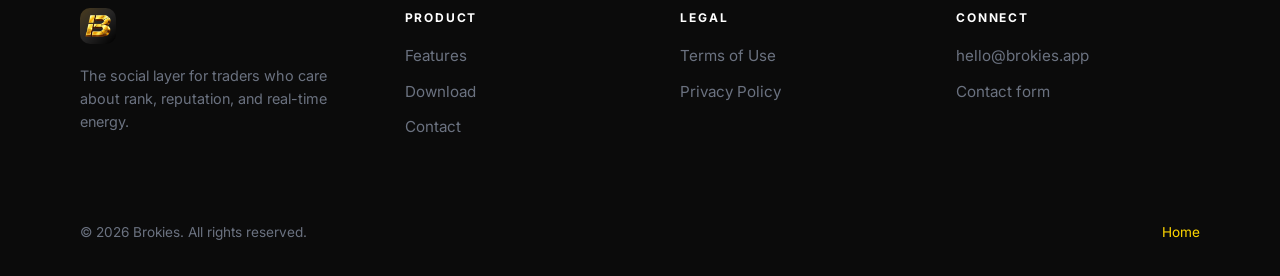
<file: terms.html>
<!DOCTYPE html>
<html lang="en">
  <head>
    <meta charset="UTF-8" />
    <meta name="viewport" content="width=device-width, initial-scale=1" />
    <meta
      name="description"
      content="Brokies Terms of Use"
      data-i18n="terms.metaDesc"
    />
    <title data-i18n="terms.metaTitle">Terms of Use — Brokies</title>
    <link rel="preconnect" href="https://fonts.googleapis.com" />
    <link rel="preconnect" href="https://fonts.gstatic.com" crossorigin />
    <link
      href="https://fonts.googleapis.com/css2?family=Cormorant+Garamond:ital,wght@0,600;0,700;1,600&family=Inter:ital,wght@0,400;0,500;0,600;0,700;1,400&display=swap"
      rel="stylesheet"
    />
    <link rel="stylesheet" href="css/styles.css" />
  </head>
  <body>
    <div class="globe-layer" aria-hidden="true">
      <img class="globe-layer__img globe-layer__img--1" src="assets/earth_1.png" alt="" width="520" height="520" />
      <img class="globe-layer__img globe-layer__img--2" src="assets/earth2.png" alt="" width="420" height="420" />
      <img class="globe-layer__img globe-layer__img--3" src="assets/earth3.png" alt="" width="360" height="360" />
    </div>
    <header class="site-header">
      <div class="header-inner">
        <a href="index.html" class="logo logo--img" aria-label="Brokies">
          <img src="assets/logo.jpg" alt="" width="160" height="48" />
        </a>
        <nav class="nav-desktop" aria-label="Main">
          <a href="index.html#features" data-i18n="nav.features">Features</a>
          <a href="contact.html" data-i18n="nav.contact">Contact</a>
          <a class="nav-cta" href="index.html#download" data-i18n="nav.download">Download</a>
        </nav>
        <div class="header-actions">
          <div
            class="lang-switch"
            id="brokies-lang-group"
            role="group"
            aria-label="Language"
          >
            <button
              type="button"
              class="lang-switch__btn is-active"
              data-lang="en"
              aria-pressed="true"
            >
              EN
            </button>
            <button
              type="button"
              class="lang-switch__btn"
              data-lang="fr"
              aria-pressed="false"
            >
              FR
            </button>
          </div>
          <button
            type="button"
            class="nav-toggle"
            aria-label="Open menu"
            aria-expanded="false"
          >
            <span></span>
          </button>
        </div>
      </div>
      <nav class="nav-mobile" aria-label="Mobile">
        <a href="index.html#features" data-i18n="nav.features">Features</a>
        <a href="contact.html" data-i18n="nav.contact">Contact</a>
        <a href="index.html#download" data-i18n="nav.download">Download</a>
      </nav>
    </header>

    <main>
      <div class="container page-hero">
        <h1 data-i18n="terms.h1">Terms of Use</h1>
        <p data-i18n="terms.updated">Last updated: April 17, 2026</p>
      </div>
      <article class="container prose">
        <p data-i18n="terms.intro">
          Welcome to Brokies. By accessing or using our website, mobile
          application, and related services (collectively, the “Services”), you
          agree to these Terms of Use. If you do not agree, please do not use the
          Services.
        </p>

        <h2 data-i18n="terms.s1h">1. Eligibility</h2>
        <p data-i18n="terms.s1p">
          You must be at least the age of majority in your jurisdiction to use
          the Services. By using Brokies, you represent that you meet this
          requirement and that your registration information is accurate.
        </p>

        <h2 data-i18n="terms.s2h">2. Not financial advice</h2>
        <p data-i18n="terms.s2p">
          Brokies is a social and informational platform. Nothing on the
          Services constitutes financial, investment, legal, or tax advice. You
          are solely responsible for your trading and investment decisions.
          Past performance does not guarantee future results.
        </p>

        <h2 data-i18n="terms.s3h">3. User content</h2>
        <p data-i18n="terms.s3p">
          You retain ownership of content you post. By posting, you grant Brokies
          a worldwide, non-exclusive license to host, display, and distribute
          your content in connection with operating the Services. You agree not to
          post unlawful, misleading, harassing, or infringing content.
        </p>

        <h2 data-i18n="terms.s4h">4. Prohibited conduct</h2>
        <p data-i18n="terms.s4p">
          You may not interfere with the Services, attempt unauthorized access,
          scrape data in violation of our rules, manipulate rankings, or use the
          Services for fraud or market manipulation. We may suspend or terminate
          accounts that violate these Terms.
        </p>

        <h2 data-i18n="terms.s5h">5. Disclaimers</h2>
        <p data-i18n="terms.s5p">
          The Services are provided “as is” without warranties of any kind,
          express or implied. We do not guarantee uninterrupted or error-free
          operation.
        </p>

        <h2 data-i18n="terms.s6h">6. Limitation of liability</h2>
        <p data-i18n="terms.s6p">
          To the fullest extent permitted by law, Brokies and its affiliates
          shall not be liable for any indirect, incidental, special,
          consequential, or punitive damages arising from your use of the
          Services.
        </p>

        <h2 data-i18n="terms.s7h">7. Changes</h2>
        <p data-i18n="terms.s7p">
          We may update these Terms from time to time. We will post the revised
          Terms on this page and update the “Last updated” date. Continued use of
          the Services after changes constitutes acceptance of the revised
          Terms.
        </p>

        <h2 data-i18n="terms.s8h">8. Contact</h2>
        <p data-i18n="terms.s8p" data-i18n-html="true">
          Questions about these Terms? Reach us via the
          <a href="contact.html">contact form</a> or at
          <a href="mailto:legal@brokies.app">legal@brokies.app</a>.
        </p>
      </article>
    </main>

    <footer class="site-footer">
      <div class="container footer-grid">
        <div class="footer-brand">
          <a href="index.html" class="logo logo--img logo--footer" aria-label="Brokies">
            <img src="assets/logo.jpg" alt="" width="140" height="42" />
          </a>
          <p data-i18n="footer.taglineShort">
            The social layer for traders who care about rank, reputation, and
            real-time energy.
          </p>
        </div>
        <div class="footer-col">
          <h4 data-i18n="footer.colProduct">Product</h4>
          <ul>
            <li><a href="index.html#features" data-i18n="nav.features">Features</a></li>
            <li><a href="index.html#download" data-i18n="nav.download">Download</a></li>
            <li><a href="contact.html" data-i18n="nav.contact">Contact</a></li>
          </ul>
        </div>
        <div class="footer-col">
          <h4 data-i18n="footer.colLegal">Legal</h4>
          <ul>
            <li><a href="terms.html" data-i18n="terms.h1">Terms of Use</a></li>
            <li><a href="privacy.html" data-i18n="privacy.h1">Privacy Policy</a></li>
          </ul>
        </div>
        <div class="footer-col">
          <h4 data-i18n="footer.colConnect">Connect</h4>
          <ul>
            <li><a href="mailto:hello@brokies.app">hello@brokies.app</a></li>
            <li><a href="contact.html" data-i18n="footer.contactForm">Contact form</a></li>
          </ul>
        </div>
      </div>
      <div class="container footer-bottom">
        <span
          >&copy; <span id="year"></span> Brokies.
          <span data-i18n="footer.rights">All rights reserved.</span></span
        >
        <span><a href="index.html" data-i18n="footer.home">Home</a></span>
      </div>
    </footer>

    <script src="js/i18n.js"></script>
    <script src="js/main.js"></script>
    <script>
      document.getElementById("year").textContent = new Date().getFullYear();
    </script>
  </body>
</html>
</file>
<file: css/styles.css>
/* Brokies — dark theme tokens (aligned with Flutter UIColorsToken.dark) */
:root {
  --bg: #000000;
  --fg: #0b0b0b;
  --content: #ffffff;
  --second-content: #6b7280;
  --disabled: #9ca3af;
  --card: #0b0b0b;
  --card-border: #0b0b0b;
  --pri500: #ffc107;
  --pri400: #ffca28;
  --pri350: #ffd700;
  --pri550: rgba(255, 193, 7, 0.2);
  --neu600: #0b0b0b;
  --neu500: #0b0b0b;
  --gradient-start: #000000;
  --gradient-end: #ffc107;
  --onboarding-title: #facc15;
  --shadow-gold: rgba(255, 193, 7, 0.35);
  --radius: 16px;
  --radius-lg: 24px;
  --font-serif: "Cormorant Garamond", "Georgia", serif;
  --font-sans: "Inter", system-ui, sans-serif;
  --header-h: 72px;
}

*,
*::before,
*::after {
  box-sizing: border-box;
}

html {
  scroll-behavior: smooth;
  overflow-x: hidden;
}

body {
  margin: 0;
  font-family: var(--font-sans);
  font-size: 16px;
  line-height: 1.6;
  color: var(--content);
  background: var(--bg);
  -webkit-font-smoothing: antialiased;
  position: relative;
  overflow-x: hidden;
}

img {
  max-width: 100%;
  height: auto;
  display: block;
}

a {
  color: var(--pri350);
  text-decoration: none;
  transition: color 0.2s ease, opacity 0.2s ease;
}

a:hover {
  color: var(--pri500);
}

:focus-visible {
  outline: 2px solid var(--pri500);
  outline-offset: 3px;
}

/* Layout */
.container {
  width: min(1120px, 100% - 40px);
  margin-inline: auto;
}

.site-header {
  position: fixed;
  top: 0;
  left: 0;
  right: 0;
  z-index: 200;
  height: var(--header-h);
  display: flex;
  align-items: center;
  background: rgba(0, 0, 0, 0.85);
  backdrop-filter: blur(12px);
  border-bottom: 1px solid var(--card-border);
  transition: box-shadow 0.3s ease;
}

.site-header.is-scrolled {
  box-shadow: 0 8px 32px rgba(0, 0, 0, 0.4);
}

.header-inner {
  display: flex;
  align-items: center;
  justify-content: space-between;
  gap: 0.75rem;
  width: min(1120px, 100% - 32px);
  margin-inline: auto;
}

.header-actions {
  display: flex;
  align-items: center;
  gap: 0.5rem;
  flex-shrink: 0;
}

.lang-switch {
  display: inline-flex;
  align-items: stretch;
  border: 1px solid var(--card-border);
  border-radius: 999px;
  overflow: hidden;
  background: rgba(11, 11, 11, 0.5);
}

.lang-switch__btn {
  padding: 0.38rem 0.7rem;
  font-family: var(--font-sans);
  font-size: 0.7rem;
  font-weight: 700;
  letter-spacing: 0.08em;
  border: none;
  background: transparent;
  color: var(--second-content);
  cursor: pointer;
  transition: background 0.2s ease, color 0.2s ease;
}

.lang-switch__btn.is-active {
  background: rgba(255, 193, 7, 0.18);
  color: var(--pri350);
}

.lang-switch__btn:hover:not(.is-active) {
  color: var(--content);
}

.lang-switch__btn + .lang-switch__btn {
  border-left: 1px solid var(--card-border);
}

.logo {
  font-family: var(--font-serif);
  font-size: 1.5rem;
  font-weight: 600;
  letter-spacing: 0.06em;
  color: var(--onboarding-title);
  text-transform: uppercase;
}

.logo--img {
  display: flex;
  align-items: center;
  flex-shrink: 0;
  line-height: 0;
  text-transform: none;
}

.logo--img img {
  height: 40px;
  width: auto;
  max-width: min(160px, 38vw);
  object-fit: contain;
  object-position: left center;
  border-radius: 10px;
}

.logo--footer img {
  height: 36px;
  max-width: 140px;
}

/* Decorative globe background layer */
.globe-layer {
  position: fixed;
  inset: 0;
  pointer-events: none;
  z-index: 0;
  overflow: hidden;
}

.globe-layer__img {
  position: absolute;
  opacity: 0.22;
  mix-blend-mode: screen;
  filter: saturate(1.1);
  will-change: transform;
}

.globe-layer__img--1 {
  width: min(52vmin, 520px);
  top: -8%;
  right: -6%;
  animation: globe-drift-a 28s ease-in-out infinite;
}

.globe-layer__img--2 {
  width: min(42vmin, 420px);
  bottom: -12%;
  left: -10%;
  opacity: 0.18;
  animation: globe-drift-b 34s ease-in-out infinite;
}

.globe-layer__img--3 {
  width: min(36vmin, 360px);
  top: 38%;
  left: -4%;
  opacity: 0.14;
  animation: globe-drift-c 40s ease-in-out infinite;
}

@keyframes globe-drift-a {
  0%,
  100% {
    transform: translate(0, 0) rotate(0deg);
  }
  50% {
    transform: translate(-12px, 18px) rotate(3deg);
  }
}

@keyframes globe-drift-b {
  0%,
  100% {
    transform: translate(0, 0) rotate(0deg);
  }
  50% {
    transform: translate(16px, -10px) rotate(-4deg);
  }
}

@keyframes globe-drift-c {
  0%,
  100% {
    transform: translate(0, 0);
  }
  50% {
    transform: translate(10px, 14px);
  }
}

.nav-desktop {
  display: flex;
  align-items: center;
  justify-content: center;
  gap: 2rem;
  flex: 1;
}

.nav-desktop a {
  color: var(--second-content);
  font-size: 0.95rem;
  font-weight: 500;
}

.nav-desktop a:hover {
  color: var(--content);
}

.nav-cta {
  padding: 0.55rem 1.1rem;
  border-radius: 999px;
  border: 1px solid var(--pri500);
  color: var(--pri350) !important;
  background: rgba(255, 193, 7, 0.08);
}

.nav-cta:hover {
  background: var(--pri550);
  color: var(--content) !important;
}

.nav-toggle {
  display: none;
  background: transparent;
  border: 1px solid var(--card-border);
  color: var(--content);
  width: 44px;
  height: 44px;
  border-radius: 10px;
  cursor: pointer;
  align-items: center;
  justify-content: center;
  padding: 0;
}

.nav-toggle span {
  display: block;
  width: 20px;
  height: 2px;
  background: currentColor;
  position: relative;
}

.nav-toggle span::before,
.nav-toggle span::after {
  content: "";
  position: absolute;
  left: 0;
  width: 20px;
  height: 2px;
  background: currentColor;
  transition: transform 0.2s ease;
}

.nav-toggle span::before {
  top: -6px;
}

.nav-toggle span::after {
  top: 6px;
}

.nav-mobile {
  display: none;
  position: fixed;
  top: var(--header-h);
  left: 0;
  right: 0;
  background: var(--neu600);
  border-bottom: 1px solid var(--card-border);
  padding: 1rem 1.25rem 1.25rem;
  flex-direction: column;
  gap: 0.75rem;
  z-index: 99;
}

.nav-mobile.is-open {
  display: flex;
}

.nav-mobile a {
  color: var(--second-content);
  padding: 0.5rem 0;
  font-weight: 500;
}

main {
  position: relative;
  z-index: 1;
  padding-top: var(--header-h);
}

/* Hero */
.hero {
  position: relative;
  min-height: min(92vh, 900px);
  display: flex;
  align-items: center;
  padding: 4rem 0 5rem;
  overflow: visible;
}

.hero__bg {
  position: absolute;
  inset: 0;
  background: radial-gradient(
      ellipse 80% 60% at 50% 120%,
      rgba(255, 193, 7, 0.22) 0%,
      transparent 55%
    ),
    linear-gradient(180deg, var(--gradient-start) 0%, var(--bg) 55%);
  pointer-events: none;
}

.hero__glow {
  position: absolute;
  width: 420px;
  height: 420px;
  border-radius: 50%;
  background: radial-gradient(circle, var(--pri550) 0%, transparent 70%);
  top: -120px;
  right: -80px;
  opacity: 0.6;
  animation: pulse-glow 8s ease-in-out infinite;
}

@keyframes pulse-glow {
  0%,
  100% {
    opacity: 0.45;
    transform: scale(1);
  }
  50% {
    opacity: 0.75;
    transform: scale(1.05);
  }
}

.hero__grid {
  position: relative;
  display: grid;
  grid-template-columns: 1fr 1fr;
  gap: 3rem;
  align-items: center;
}

.hero__eyebrow {
  font-size: 0.75rem;
  letter-spacing: 0.2em;
  text-transform: uppercase;
  color: var(--pri400);
  margin-bottom: 0.75rem;
  opacity: 0;
  animation: fade-up 0.8s ease 0.1s forwards;
}

.hero h1 {
  font-family: var(--font-sans);
  font-size: clamp(2.5rem, 5vw, 3.75rem);
  font-weight: 700;
  line-height: 1.12;
  margin: 0 0 1rem;
  color: var(--onboarding-title);
  text-shadow: 0 0 40px var(--shadow-gold);
  opacity: 0;
  animation: fade-up 0.85s ease 0.2s forwards;
}

.hero__lead {
  font-size: 1.125rem;
  color: var(--second-content);
  max-width: 32ch;
  margin: 0 0 2rem;
  opacity: 0;
  animation: fade-up 0.85s ease 0.35s forwards;
}

@keyframes fade-up {
  from {
    opacity: 0;
    transform: translateY(18px);
  }
  to {
    opacity: 1;
    transform: translateY(0);
  }
}

.store-row {
  display: flex;
  flex-wrap: wrap;
  gap: 1rem;
  opacity: 0;
  animation: fade-up 0.85s ease 0.5s forwards;
}

.btn-store {
  display: inline-flex;
  align-items: center;
  gap: 0.65rem;
  padding: 0.65rem 1.15rem;
  border-radius: 12px;
  border: 1px solid var(--pri500);
  background: var(--fg);
  color: var(--content);
  font-size: 0.875rem;
  font-weight: 600;
  transition: transform 0.2s ease, box-shadow 0.2s ease, background 0.2s ease;
}

.btn-store:hover {
  transform: translateY(-2px);
  box-shadow: 0 12px 40px var(--shadow-gold);
  background: var(--neu500);
}

.btn-store svg {
  flex-shrink: 0;
  width: 28px;
  height: 28px;
  color: var(--content);
}

.btn-store .store-icon-play {
  color: #e5e7eb;
}

.btn-store small {
  display: block;
  font-size: 0.65rem;
  font-weight: 500;
  color: var(--second-content);
  text-transform: uppercase;
  letter-spacing: 0.05em;
}

.btn-store strong {
  font-size: 0.95rem;
  font-weight: 600;
}

.hero__visual {
  position: relative;
  display: flex;
  justify-content: center;
  opacity: 0;
  animation: fade-up 1s ease 0.45s forwards;
}

.hero__phone-frame {
  position: relative;
  width: min(320px, 85vw);
  border-radius: 32px;
  padding: 10px;
  background: linear-gradient(145deg, var(--pri350), var(--pri500), var(--neu500));
  box-shadow: 0 24px 80px rgba(0, 0, 0, 0.55), 0 0 60px var(--shadow-gold);
}

.hero__phone-inner {
  border-radius: 24px;
  overflow: visible;
  background: var(--card);
  border: 1px solid var(--card-border);
}

.hero__phone-inner img {
  width: 100%;
  aspect-ratio: 9 / 19;
  object-fit: cover;
  object-position: top center;
  display: block;
}

.hero__coin {
  position: absolute;
  width: min(112px, 26vw);
  height: auto;
  left: -4%;
  top: 8%;
  z-index: 2;
  filter: drop-shadow(0 12px 32px rgba(255, 193, 7, 0.35));
  animation: coin-float 5s ease-in-out infinite;
  pointer-events: none;
}

@keyframes coin-float {
  0%,
  100% {
    transform: translateY(0) rotate(-6deg);
  }
  50% {
    transform: translateY(-14px) rotate(6deg);
  }
}

/* Screenshot carousel (inside phone mockup) */
.carousel {
  position: relative;
  width: 100%;
}

.carousel__viewport {
  overflow: hidden;
  border-radius: 24px;
}

.carousel__track {
  display: flex;
  transition: transform 0.55s cubic-bezier(0.33, 1, 0.68, 1);
}

.carousel__slide {
  flex: 0 0 100%;
  min-width: 0;
}

.carousel__slide img {
  width: 100%;
  aspect-ratio: 9 / 19;
  object-fit: cover;
  object-position: top center;
}

.carousel__arrow {
  position: absolute;
  top: 50%;
  transform: translateY(-50%);
  z-index: 3;
  width: 40px;
  height: 40px;
  border-radius: 50%;
  border: 1px solid rgba(255, 193, 7, 0.45);
  background: rgba(0, 0, 0, 0.75);
  color: var(--pri350);
  cursor: pointer;
  display: flex;
  align-items: center;
  justify-content: center;
  padding: 0;
  transition: background 0.2s ease, box-shadow 0.2s ease;
}

.carousel__arrow svg {
  width: 16px;
  height: 16px;
  display: block;
}

.carousel__arrow:hover {
  background: rgba(255, 193, 7, 0.15);
  box-shadow: 0 0 20px var(--pri550);
}

.carousel__arrow--prev {
  left: 8px;
}

.carousel__arrow--next {
  right: 8px;
}

.carousel__dots {
  display: flex;
  justify-content: center;
  gap: 0.45rem;
  margin-top: 0.85rem;
  padding: 0 0.5rem;
}

.carousel__dot {
  width: 8px;
  height: 8px;
  border-radius: 50%;
  border: none;
  padding: 0;
  background: var(--neu300, #4b5563);
  cursor: pointer;
  transition: transform 0.2s ease, background 0.2s ease;
}

.carousel__dot.is-active {
  background: var(--pri500);
  transform: scale(1.2);
  box-shadow: 0 0 12px var(--shadow-gold);
}

.hero__badge {
  position: absolute;
  bottom: -12px;
  right: 8%;
  padding: 0.35rem 0.85rem;
  border-radius: 999px;
  background: var(--pri350);
  color: var(--fg);
  font-size: 0.7rem;
  font-weight: 800;
  letter-spacing: 0.12em;
  text-transform: uppercase;
  box-shadow: 0 8px 24px rgba(255, 215, 0, 0.45);
  animation: float-y 3s ease-in-out infinite;
}

@keyframes float-y {
  0%,
  100% {
    transform: translateY(0);
  }
  50% {
    transform: translateY(-6px);
  }
}

/* Sections */
.section {
  padding: 5rem 0;
}

.section--alt {
  background: linear-gradient(180deg, transparent 0%, rgba(11, 11, 11, 0.35) 50%, transparent 100%);
}

.section__head {
  text-align: center;
  max-width: 640px;
  margin: 0 auto 3rem;
}

.section__head h2 {
  font-family: var(--font-sans);
  font-size: clamp(2rem, 4vw, 2.75rem);
  font-weight: 700;
  color: var(--onboarding-title);
  margin: 0 0 0.75rem;
}

.section__head p {
  color: var(--second-content);
  margin: 0;
}

.features {
  display: grid;
  grid-template-columns: repeat(3, 1fr);
  gap: 1.5rem;
}

.feature-card {
  padding: 1.75rem;
  border-radius: var(--radius-lg);
  background: #0b0b0b;
  border: 1px solid var(--card-border);
  transition: transform 0.3s ease, border-color 0.3s ease, box-shadow 0.3s ease;
}

.feature-card:hover {
  transform: translateY(-4px);
  border-color: rgba(255, 193, 7, 0.35);
  box-shadow: 0 16px 48px rgba(0, 0, 0, 0.35);
}

.feature-card__icon {
  width: 48px;
  height: 48px;
  border-radius: 14px;
  background: var(--pri550);
  display: flex;
  align-items: center;
  justify-content: center;
  margin-bottom: 1.25rem;
  color: var(--pri350);
  font-size: 1.35rem;
}

.feature-card h3 {
  font-size: 1.15rem;
  margin: 0 0 0.5rem;
  color: var(--content);
}

.feature-card p {
  margin: 0;
  font-size: 0.95rem;
  color: var(--second-content);
}

/* Showcase */
.showcase {
  display: grid;
  grid-template-columns: 1fr 1fr;
  gap: 3rem;
  align-items: center;
}

.showcase__img-wrap {
  position: relative;
  border-radius: var(--radius-lg);
  overflow: hidden;
  border: 1px solid var(--card-border);
  box-shadow: 0 24px 64px rgba(0, 0, 0, 0.45);
}

.showcase__img-wrap::after {
  content: "";
  position: absolute;
  inset: 0;
  pointer-events: none;
  box-shadow: inset 0 0 80px rgba(255, 193, 7, 0.08);
}

.showcase__img-wrap img {
  width: 100%;
  display: block;
}

.showcase__content h2 {
  font-family: var(--font-sans);
  font-size: clamp(1.75rem, 3vw, 2.25rem);
  font-weight: 700;
  color: var(--onboarding-title);
  margin: 0 0 1rem;
}

.showcase__content p {
  color: var(--second-content);
  margin: 0 0 1.25rem;
}

.stat-row {
  display: flex;
  gap: 2rem;
  margin-top: 2rem;
  padding-top: 1.5rem;
  border-top: 1px solid var(--card-border);
}

.stat {
  text-align: left;
}

.stat__value {
  font-size: 1.5rem;
  font-weight: 700;
  color: var(--pri350);
  font-variant-numeric: tabular-nums;
}

.stat__label {
  font-size: 0.7rem;
  letter-spacing: 0.12em;
  text-transform: uppercase;
  color: var(--second-content);
}

/* CTA band */
.cta-band {
  margin: 2rem 0;
  padding: 3.5rem 2rem;
  border-radius: var(--radius-lg);
  text-align: center;
  background: #0b0b0b;
  border: 1px solid var(--card-border);
  position: relative;
  overflow: hidden;
}

.cta-band::before {
  content: "";
  position: absolute;
  inset: -50%;
  background: radial-gradient(circle at 50% 0%, var(--pri550) 0%, transparent 45%);
  opacity: 0.5;
  pointer-events: none;
}

.cta-band h2 {
  position: relative;
  font-family: var(--font-sans);
  font-size: clamp(1.75rem, 3vw, 2.25rem);
  font-weight: 700;
  color: var(--content);
  margin: 0 0 0.5rem;
}

.cta-band p {
  position: relative;
  color: var(--second-content);
  margin: 0 0 1.5rem;
}

.cta-band .store-row {
  justify-content: center;
  opacity: 1;
  animation: none;
}

/* Reveal on scroll */
.reveal {
  opacity: 0;
  transform: translateY(24px);
  transition: opacity 0.7s ease, transform 0.7s ease;
}

.reveal.is-visible {
  opacity: 1;
  transform: translateY(0);
}

.features .feature-card.reveal:nth-child(1) {
  transition-delay: 0s;
}

.features .feature-card.reveal:nth-child(2) {
  transition-delay: 0.08s;
}

.features .feature-card.reveal:nth-child(3) {
  transition-delay: 0.16s;
}

/* Page hero (inner pages) */
.page-hero {
  padding: 3rem 0 2rem;
  text-align: center;
  border-bottom: 1px solid var(--card-border);
  background: rgba(0, 0, 0, 0.72);
  position: relative;
  z-index: 1;
}

.page-hero h1 {
  font-family: var(--font-sans);
  font-size: clamp(2rem, 4vw, 2.75rem);
  font-weight: 700;
  color: var(--onboarding-title);
  margin: 0 0 0.5rem;
}

.page-hero p {
  color: var(--second-content);
  margin: 0;
  font-size: 0.95rem;
}

.prose {
  max-width: 720px;
  margin: 0 auto;
  padding: 2rem 0 4rem;
  position: relative;
  z-index: 1;
  background: rgba(0, 0, 0, 0.55);
  border-radius: 0 0 var(--radius-lg) var(--radius-lg);
}

.prose h2 {
  font-family: var(--font-sans);
  font-size: 1.35rem;
  font-weight: 700;
  color: var(--content);
  margin: 2rem 0 0.75rem;
}

.prose p,
.prose li {
  color: var(--second-content);
  margin: 0 0 1rem;
}

.prose ul {
  padding-left: 1.25rem;
}

/* Contact */
.contact-layout {
  display: grid;
  grid-template-columns: 1fr 1.1fr;
  gap: 3rem;
  padding: 2rem 0 4rem;
  align-items: start;
}

.contact-card {
  padding: 2rem;
  border-radius: var(--radius-lg);
  background: #0b0b0b;
  border: 1px solid var(--card-border);
}

.form-group {
  margin-bottom: 1.25rem;
}

.form-group label {
  display: block;
  font-size: 0.85rem;
  font-weight: 500;
  color: var(--second-content);
  margin-bottom: 0.4rem;
}

.form-group input,
.form-group textarea {
  width: 100%;
  padding: 0.75rem 1rem;
  border-radius: 12px;
  border: 1px solid var(--card-border);
  background: var(--bg);
  color: var(--content);
  font-family: inherit;
  font-size: 1rem;
  transition: border-color 0.2s ease, box-shadow 0.2s ease;
}

.form-group input:focus,
.form-group textarea:focus {
  outline: none;
  border-color: rgba(255, 193, 7, 0.5);
  box-shadow: 0 0 0 3px var(--pri550);
}

.form-group textarea {
  min-height: 140px;
  resize: vertical;
}

.btn-primary {
  display: inline-flex;
  align-items: center;
  justify-content: center;
  padding: 0.85rem 1.75rem;
  border-radius: 999px;
  border: none;
  background: linear-gradient(135deg, var(--pri350), var(--pri500));
  color: var(--fg);
  font-weight: 700;
  font-size: 0.95rem;
  cursor: pointer;
  transition: transform 0.2s ease, box-shadow 0.2s ease;
}

.btn-primary:hover {
  transform: translateY(-2px);
  box-shadow: 0 12px 32px var(--shadow-gold);
}

.form-message {
  margin-top: 1rem;
  padding: 0.75rem 1rem;
  border-radius: 12px;
  font-size: 0.9rem;
  display: none;
}

.form-message.is-success {
  display: block;
  background: rgba(22, 163, 74, 0.15);
  color: #4ade80;
  border: 1px solid rgba(34, 197, 94, 0.35);
}

.form-message.is-error {
  display: block;
  background: rgba(220, 38, 38, 0.12);
  color: #f87171;
  border: 1px solid rgba(248, 113, 113, 0.35);
}

.contact-card-title {
  font-family: var(--font-sans);
  color: var(--onboarding-title);
  margin: 0 0 1rem;
  font-size: 1.5rem;
  font-weight: 700;
}

.contact-card-text {
  color: var(--second-content);
  margin: 0 0 1rem;
}

.contact-card-text:last-of-type {
  margin-bottom: 0;
}

.contact-store-wrap {
  margin-top: 2rem;
}

/* Footer */
.site-footer {
  position: relative;
  z-index: 1;
  padding: 3rem 0 2rem;
  border-top: 1px solid var(--card-border);
  background: var(--fg);
  color: var(--second-content);
}

.footer-grid {
  display: grid;
  grid-template-columns: 1.2fr repeat(3, 1fr);
  gap: 2rem;
  margin-bottom: 2.5rem;
}

.footer-brand .logo {
  margin-bottom: 0.75rem;
  display: inline-block;
}

.footer-brand p {
  font-size: 0.9rem;
  margin: 0;
  max-width: 28ch;
}

.footer-col h4 {
  font-size: 0.75rem;
  letter-spacing: 0.15em;
  text-transform: uppercase;
  color: var(--content);
  margin: 0 0 1rem;
}

.footer-col ul {
  list-style: none;
  margin: 0;
  padding: 0;
}

.footer-col li {
  margin-bottom: 0.6rem;
}

.footer-col a {
  color: var(--second-content);
  font-size: 0.95rem;
}

.footer-col a:hover {
  color: var(--pri350);
}

.footer-bottom {
  display: flex;
  flex-wrap: wrap;
  align-items: center;
  justify-content: space-between;
  gap: 1rem;
  padding-top: 2rem;
  border-top: 1px solid var(--card-border);
  font-size: 0.85rem;
}

/* Responsive */
@media (max-width: 900px) {
  .nav-desktop {
    display: none;
  }

  .nav-toggle {
    display: inline-flex;
  }

  .hero__grid {
    grid-template-columns: 1fr;
    text-align: center;
  }

  .hero__lead {
    margin-inline: auto;
  }

  .store-row {
    justify-content: center;
  }

  .features {
    grid-template-columns: 1fr;
  }

  .showcase {
    grid-template-columns: 1fr;
  }

  .stat-row {
    justify-content: center;
    flex-wrap: wrap;
  }

  .contact-layout {
    grid-template-columns: 1fr;
  }

  .footer-grid {
    grid-template-columns: 1fr 1fr;
  }
}

@media (max-width: 520px) {
  .footer-grid {
    grid-template-columns: 1fr;
  }

  .footer-bottom {
    flex-direction: column;
    text-align: center;
  }
}
</file>
